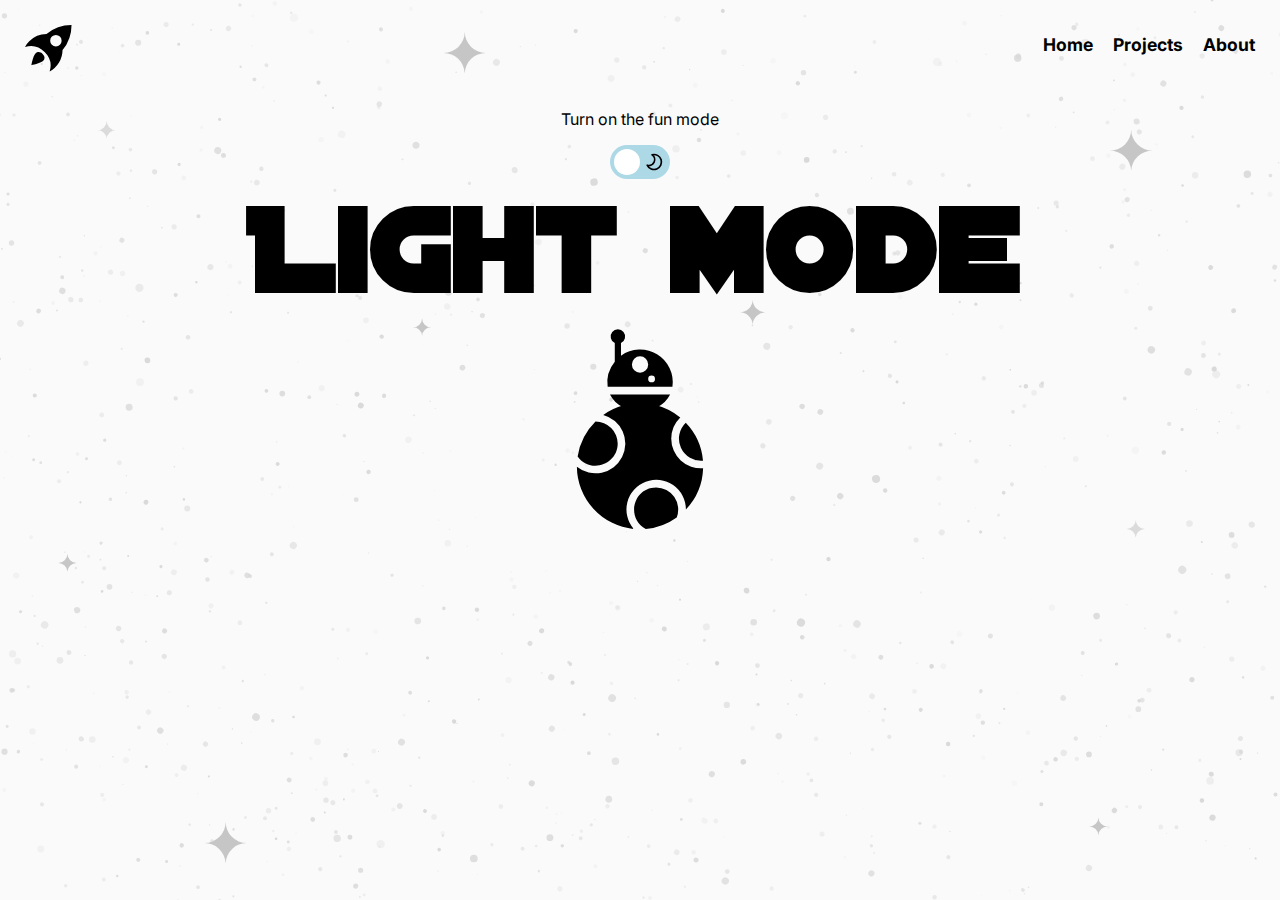
<file: index.html>
<!DOCTYPE html>

<!--
  Copyright (c) 2020 - present, DITDOT Ltd. - MIT Licence
  https://www.ditdot.hr/en
  https://github.com/ditdot-dev/dark-mode-example
-->

<html lang="en">

<head>
  <meta charset="UTF-8" />
  <meta name="viewport" content="width=device-width, initial-scale=1.0" />
  <link rel="stylesheet" href="style.css" />
  <link href="https://fonts.googleapis.com/css2?family=Inter:wght@900&amp;display=swap" rel="stylesheet">
  <script src="app.js"></script>
  <title>Dark Mode Example</title>
</head>

<body>
  <div class="background">
    <div class="overlay">
      <header class="header">
        <div class="logo-wrapper">
          <svg xmlns="http://www.w3.org/2000/svg" viewBox="0 0 50 50" width="80" height="80" class="logo">
            <g data-name="Layer 2">
              <path
                d="M12.26 16.84a12.08 12.08 0 013.15 12.21 15.46 15.46 0 008.06-13.43A24.39 24.39 0 0029.07 0a24.35 24.35 0 00-15.62 5.61 15.46 15.46 0 00-10.8 4.55A15.16 15.16 0 000 13.7a12.08 12.08 0 0112.26 3.14zm9.55-9.58a3.57 3.57 0 11-5 0 3.56 3.56 0 015 0zM11.25 22.54C9.76 24 4 25.09 4 25.09s1-5.77 2.54-7.27 3.16-1.05 4.46.25 1.75 2.93.25 4.47z"
                fill="black" data-name="Layer 1" />
            </g>
          </svg>
        </div>
        <nav class="navigation">
          <ul class="list">
            <li class="list-item">Home</li>
            <li class="list-item">Projects</li>
            <li class="list-item">About</li>
          </ul>
        </nav>
      </header>
      <div class="mode-switch">
        <p class="mode-label">Turn on the fun mode</p>
        <label class="switch">
          <input type="checkbox" />
          <span class="slider">
            <svg class="slider-icon" viewBox="0 0 24 24" fill="none" height="20" stroke="#000" stroke-linecap="round"
              stroke-linejoin="round" stroke-width="2" width="20" xmlns="http://www.w3.org/2000/svg">
              <path d="M21 12.79A9 9 0 1111.21 3 7 7 0 0021 12.79z" />
            </svg>
          </span>
        </label>
      </div>
      <h1 class="title">Light mode</h1>
      <div class="main-svg-wrapper">
        <svg class="main-svg" xmlns="http://www.w3.org/2000/svg" viewBox="0 -5 61.05 130.58">
          <g id="Layer_2" data-name="Layer 2">
            <g id="robot">
              <path class="head"
                d="M14.88,27.82H46.21A15.8,15.8,0,0,0,21.33,12.75V6.62a3.49,3.49,0,1,0-3,0v9A15.72,15.72,0,0,0,14.88,27.82Zm21.25-5.48A1.65,1.65,0,1,1,34.48,24,1.65,1.65,0,0,1,36.13,22.34Zm-5.58-9.27A3.94,3.94,0,1,1,26.61,17,3.93,3.93,0,0,1,30.55,13.07ZM39,37.5H22.13a13.05,13.05,0,0,1-6.12-6H45.08A13.05,13.05,0,0,1,39,37.5Z" />
              <path
                d="M52.67,45.14A30.41,30.41,0,0,1,61,63.5,10.68,10.68,0,0,1,52.67,45.14ZM19.74,55.27A10.69,10.69,0,0,0,9,44.59,30.43,30.43,0,0,0,.36,61.46C6.41,69.93,19.74,65.61,19.74,55.27Zm25.9-2.4A14.33,14.33,0,0,1,50,42.61,30.62,30.62,0,0,0,38.55,36.7l.41-.2H22.13l.41.2a30.44,30.44,0,0,0-9.79,4.68A14.37,14.37,0,1,1,0,66.43,30.54,30.54,0,0,0,27.5,96.56a14.38,14.38,0,1,1,25.23-9.42A30.44,30.44,0,0,0,61.05,67.2,14.37,14.37,0,0,1,45.64,52.87Zm-7.3,23.59c-11.07,0-14.82,14.9-5,20.12A30.34,30.34,0,0,0,48.28,91,10.68,10.68,0,0,0,38.34,76.46Z" />
            </g>
          </g>
        </svg>
      </div>

    </div>

  </div>
</body>

</html>
</file>
<file: style.css>
/*
    Copyright (c) 2020 - present, DITDOT Ltd. - MIT Licence
    https://www.ditdot.hr/en
    https://github.com/ditdot-dev/dark-mode-example
*/

/*  Rocket logo animation is based on the CSS Motion Path properties 
    (offset-*) which are not supported by Safari browsers.
    A possible solution for animation along a motion path is Greensock
    MotionPathPlugin https://greensock.com/motionpath 
*/

@font-face {
  font-family: "distant_galaxyregular";
  src: url("./assets/web-fonts/distantgalaxy/DISTGRG_-webfont.eot");
  src: url("./assets/web-fonts/distantgalaxy/DISTGRG_-webfont.eot?#iefix") format("embedded-opentype"),
       url("./assets/web-fonts/distantgalaxy/DISTGRG_-webfont.woff") format("woff"),
       url("./assets/web-fonts/distantgalaxy/DISTGRG_-webfont.ttf") format("truetype"),
       url("./assets/web-fonts/distantgalaxy/DISTGRG_-webfont.svg#distant_galaxyregular") format("svg");
  font-weight: normal;
  font-style: normal;
}

:root {
  --visibility: visible;
  --filter: none;
  --animation-main: none;
  --animation-duration: none;
  --background-image: url("./assets/stars-black.svg");
  --background-size: cover;
  --offset-path: none;
  --offset-distance: none;
  --offset-rotate: none;
  --animation-logo: none;
}

* {
  margin: 0;
  padding: 0;
}

body {
  color: black;
  font-family: "Inter", sans-serif;
  box-sizing: border-box;
  width: 100%;
  overflow: hidden;
  filter: var(--filter);
}

.background {
  max-width: 100%;
  height: 100vh;
  background-color: #e9e9e9;
  display: grid;
  grid-template-columns: repeat(6, 1fr);
  grid-template-rows: repeat(6, 1fr);
  background-image: var(--background-image);
  background-size: var(--background-size);
}

.overlay{
  position: absolute;
  top: 0;
  left: 0;
  right: 0;
  bottom: 0;
  padding: 25px;
  background-color: rgba(255, 255, 255, 0.75);
}

/* HEADER */

header {
  display: flex;
  justify-content: space-between;
  grid-area: 1/1/2/-1;
  align-items: start;
}

.logo {
  offset-path: var(--offset-path);
  offset-distance: var(--offset-distance);
  offset-rotate: var(--offset-rotate);
  animation: var(--animation-logo);
}

nav {
  font-size: clamp(0.8rem, (1vh + 1vw), 1.1rem);
  font-weight: bold;
  width: clamp(250px, 30vw, 500px);
  padding-top: .5em;
}

.list {
  list-style-type: none;
  text-align: right;
}

.list-item {
  display: inline-block;
  margin-left: 16px;
}


/* TITLE */

h1 {
  font-family: "distant_galaxyregular", Inter, sans-serif;
  font-size: clamp(3rem, 12 * (1vh + 1vw) / 2, 8rem);
  grid-area: 3/1/4/7;
  text-align: center;
  user-select: none;
}

/* MODE SWITCH */

.mode-switch {
  grid-area: 2/3/3/5;
  display: flex;
  flex-direction: column;
  align-items: center;
  justify-content: center;
  text-align: center;
  margin-bottom: .6em;
}

.mode-label {
  font-size: 1rem;
  margin-bottom: 16px;
  visibility: var(--visibility);
}

.switch {
  position: relative;
  display: inline-block;
  width: 60px;
  height: 34px;
}

.switch input {
  opacity: 0;
  width: 0;
  height: 0;
}

.slider {
  position: absolute;
  cursor: pointer;
  top: 0;
  left: 0;
  right: 0;
  bottom: 0;
  background-color: lightblue;
  border-radius: 34px;
  transition: 0.6s;
}

.slider:before {
  position: absolute;
  content: "";
  height: 26px;
  width: 26px;
  left: 4px;
  bottom: 4px;
  background-color: white;
  border-radius: 50%;
  transition: 0.4s;
}

input:checked + .slider {
  background-color: #1e38ff;
}

input:checked + .slider:before {
  transform: translateX(26px);
}

.slider-icon {
  transform: rotate(250deg);
  position: absolute;
  right: 6px;
  top: 7px;
}

/* MAIN SVG */

.main-svg-wrapper {
  grid-area: 4/1/-1/7;
  display: flex;
  align-items: center;
  justify-content: center;
}

.main-svg {
  width: max(150px, 30vw);
  height: min(300px, 30vh);
}

.head {
   animation: var(--animation-main);
}

/*ANIMATION */

@keyframes rocket {
  from {
    offset-distance: 0%;
  }
  to {
    offset-distance: 100%;
  }
}

/*main svg animation */

@keyframes rotating {
  from {
    transform: rotate(0deg);
    transform-origin: 50% 30%;
  }
  20% {
    transform: rotate(20deg);
    transform-origin: 50% 30%;
  }

  40% {
    transform: rotate(-20deg);
    transform-origin: 50% 30%;
  }

  60% {
    transform: rotate(20deg);
    transform-origin: 50% 30%;
  }

  80% {
    transform: rotate(-20deg);
    transform-origin: 50% 30%;
  }

  to {
    transform: rotate(0deg);
    transform-origin: 50% 30%;
  }
}

/*dark-mode*/

.dark-mode {
  --visibility: hidden;
  --filter: invert(100%);
  --animation-main: rotating 10s ease-out infinite;
  --offset-distance: 0%;
  --offset-rotate: auto 45deg;
  --animation-logo: rocket 6s linear infinite;
}

.dark-mode .background {
  background-color: #fff;
}

.dark-mode .overlay{
  background-color: rgba(255, 255, 255, 0);
  transition: all .18s ease-in;
}

@media only screen and (max-width: 320px) {
  .list-item {
    display: block;
    margin-bottom: 4px;
  }
  
}
</file>
